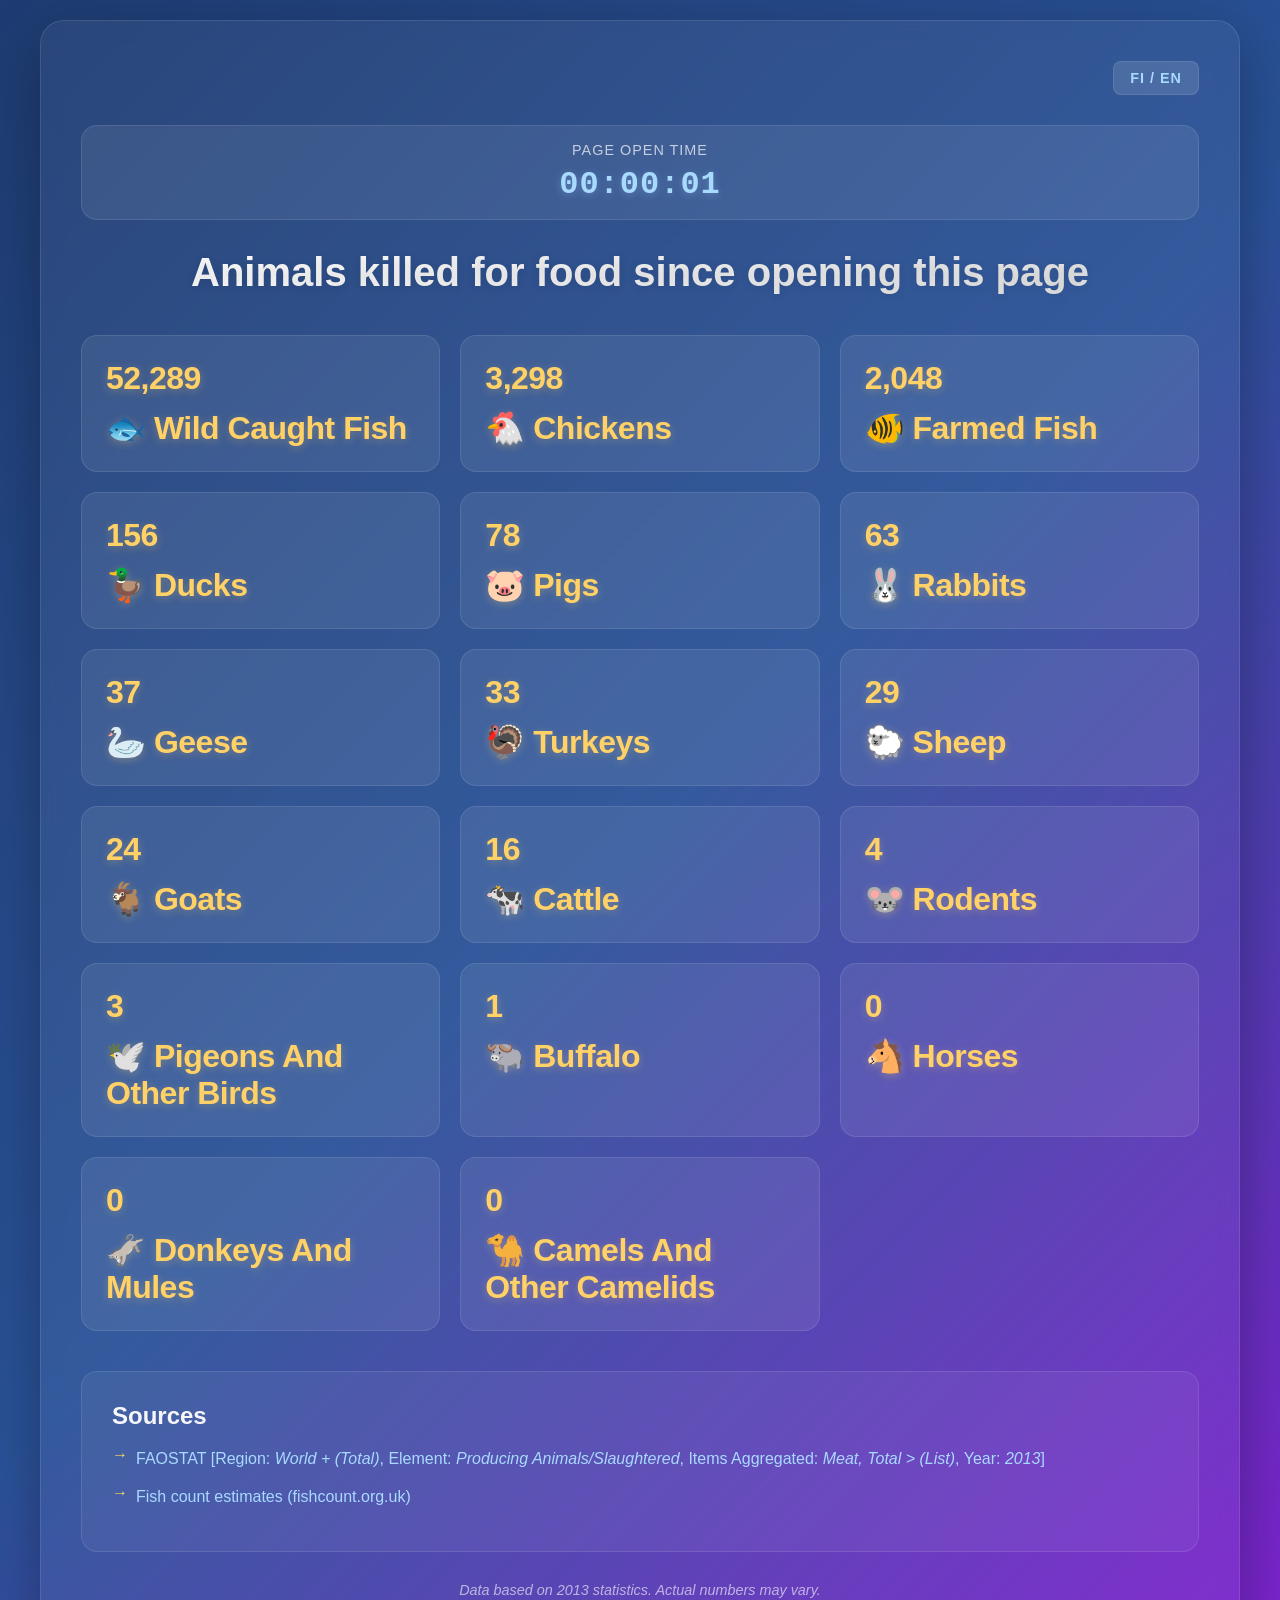
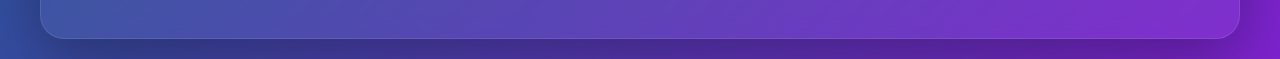
<file: index.html>
<!DOCTYPE html>
<html lang="en">
<head>
  <meta charset="UTF-8">
  <meta name="viewport" content="width=device-width, initial-scale=1.0">
  <meta name="description" content="Track the number of animals killed for food since you opened this page, updated in real-time with statistics from 2013 data.">
  <title>Global Animal Slaughter Counter</title>
  <link rel="stylesheet" href="style.css">
</head>
<body>
  <main class="container">
    <div class="header">
      <div class="language-switcher">
        <button id="lang-toggle" class="lang-btn" aria-label="Toggle language">
          <span class="lang-text">FI / EN</span>
        </button>
      </div>
    </div>

    <div class="timer-container">
      <div class="timer-label" data-i18n="pageOpenTime">Page Open Time</div>
      <div id="page-timer">00:00:00</div>
    </div>
    <h2 data-i18n="mainTitle">Animals killed for food since opening this page</h2>
    <ul class="animal-kill-counter" id="animal-counter-list"></ul>

    <div class="sources">
      <h3 data-i18n="sourcesTitle">Sources</h3>
      <ul id="sources-list"></ul>
    </div>

    <p class="disclaimer" data-i18n="disclaimer">Data based on 2013 statistics. Actual numbers may vary.</p>
  </main>

  <script src="script.js"></script>
</body>
</html>
</file>
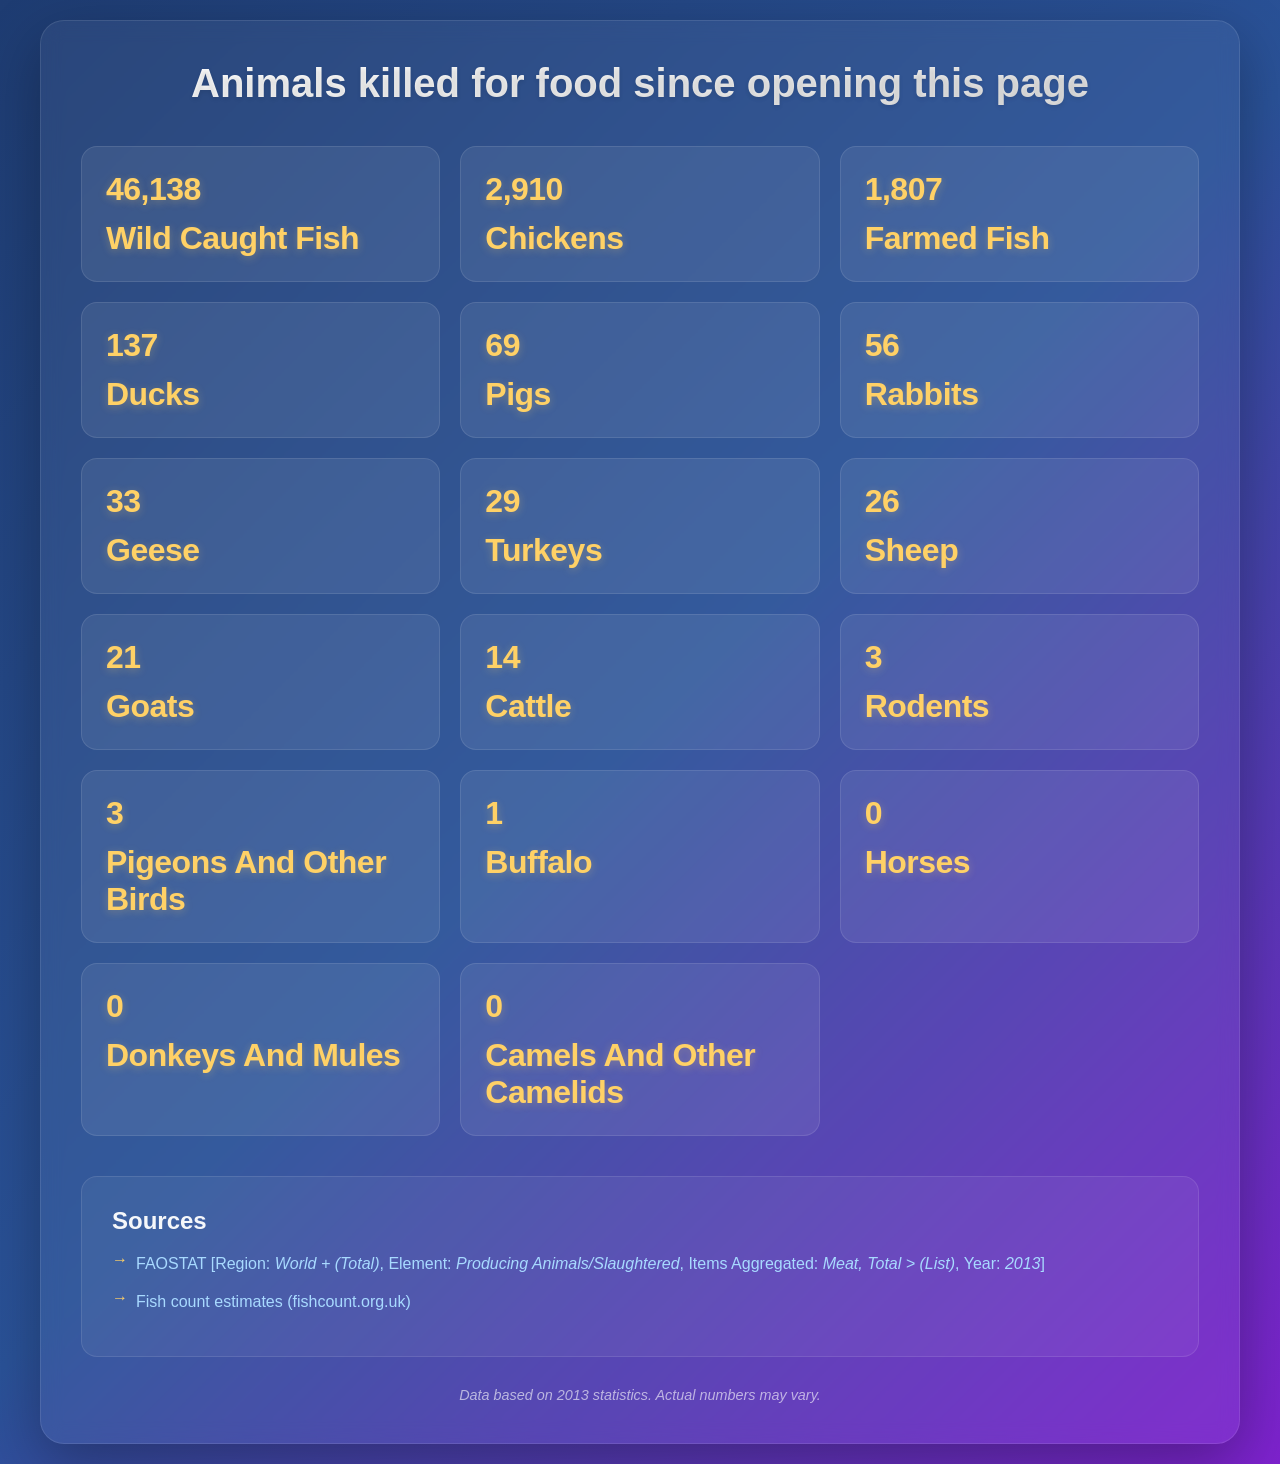
<file: animal-counter.html>
<!DOCTYPE html>
<html lang="en">
<head>
  <meta charset="UTF-8">
  <meta name="viewport" content="width=device-width, initial-scale=1.0">
  <title>Global Animal Slaughter Counter</title>
  <style>
    * {
      margin: 0;
      padding: 0;
      box-sizing: border-box;
    }

    body {
      font-family: -apple-system, BlinkMacSystemFont, 'Segoe UI', Roboto, Oxygen, Ubuntu, Cantarell, sans-serif;
      background: linear-gradient(135deg, #1e3c72 0%, #2a5298 50%, #7e22ce 100%);
      color: #fff;
      min-height: 100vh;
      padding: 20px;
      display: flex;
      flex-direction: column;
      align-items: center;
      justify-content: center;
    }

    .container {
      max-width: 1200px;
      width: 100%;
      background: rgba(255, 255, 255, 0.05);
      backdrop-filter: blur(10px);
      border-radius: 24px;
      padding: 40px;
      box-shadow: 0 20px 60px rgba(0, 0, 0, 0.3);
      border: 1px solid rgba(255, 255, 255, 0.1);
    }

    h2 {
      font-size: 2.5rem;
      font-weight: 700;
      text-align: center;
      margin-bottom: 40px;
      background: linear-gradient(135deg, #fff, #e0e0e0);
      -webkit-background-clip: text;
      -webkit-text-fill-color: transparent;
      background-clip: text;
      text-shadow: 0 2px 4px rgba(0, 0, 0, 0.1);
    }

    .animal-kill-counter {
      list-style: none;
      display: grid;
      grid-template-columns: repeat(auto-fit, minmax(280px, 1fr));
      gap: 20px;
      margin-bottom: 40px;
    }

    .animal-kill-counter li {
      background: rgba(255, 255, 255, 0.08);
      padding: 24px;
      border-radius: 16px;
      display: flex;
      flex-direction: column;
      gap: 12px;
      transition: all 0.3s ease;
      border: 1px solid rgba(255, 255, 255, 0.1);
      position: relative;
      overflow: hidden;
    }

    .animal-kill-counter li::before {
      content: '';
      position: absolute;
      top: 0;
      left: 0;
      right: 0;
      height: 3px;
      background: linear-gradient(90deg, #ff6b6b, #ee5a6f, #c06c84);
      transform: scaleX(0);
      transition: transform 0.3s ease;
    }

    .animal-kill-counter li:hover {
      background: rgba(255, 255, 255, 0.12);
      transform: translateY(-4px);
      box-shadow: 0 8px 24px rgba(0, 0, 0, 0.2);
    }

    .animal-kill-counter li:hover::before {
      transform: scaleX(1);
    }

    .animal-kill-counter span {
      font-size: 2rem;
      font-weight: 700;
      color: #ffd166;
      font-variant-numeric: tabular-nums;
      letter-spacing: -0.5px;
      text-shadow: 0 2px 8px rgba(255, 209, 102, 0.3);
      animation: fadeIn 0.5s ease-in;
    }

    .animal-name {
      font-size: 0.95rem;
      color: rgba(255, 255, 255, 0.8);
      text-transform: capitalize;
      font-weight: 500;
      letter-spacing: 0.5px;
    }

    @keyframes fadeIn {
      from {
        opacity: 0;
        transform: translateY(10px);
      }
      to {
        opacity: 1;
        transform: translateY(0);
      }
    }

    @keyframes pulse {
      0%, 100% {
        opacity: 1;
      }
      50% {
        opacity: 0.6;
      }
    }

    .sources {
      background: rgba(255, 255, 255, 0.05);
      padding: 30px;
      border-radius: 16px;
      margin-top: 20px;
      border: 1px solid rgba(255, 255, 255, 0.1);
    }

    .sources h3 {
      font-size: 1.5rem;
      margin-bottom: 16px;
      color: rgba(255, 255, 255, 0.95);
      font-weight: 600;
    }

    .sources ul {
      list-style: none;
    }

    .sources li {
      margin-bottom: 12px;
      padding-left: 24px;
      position: relative;
    }

    .sources li::before {
      content: '→';
      position: absolute;
      left: 0;
      color: #ffd166;
      font-weight: bold;
    }

    .sources a {
      color: #a8daff;
      text-decoration: none;
      transition: color 0.2s ease;
      line-height: 1.6;
    }

    .sources a:hover {
      color: #ffd166;
      text-decoration: underline;
    }

    .disclaimer {
      text-align: center;
      margin-top: 30px;
      font-size: 0.9rem;
      color: rgba(255, 255, 255, 0.6);
      font-style: italic;
    }

    @media (max-width: 768px) {
      .container {
        padding: 24px;
      }

      h2 {
        font-size: 1.8rem;
      }

      .animal-kill-counter {
        grid-template-columns: 1fr;
      }

      .animal-kill-counter span {
        font-size: 1.75rem;
      }
    }

    /* Pulsing animation for numbers changing */
    .counting {
      animation: pulse 0.5s ease-in-out;
    }
  </style>
</head>
<body>
  <div class="container">
    <h2>Animals killed for food since opening this page</h2>
    <ul class="animal-kill-counter">
      <li>
        <span id="akc-wild_caught_fish">0</span>
        <span class="animal-name">wild caught fish</span>
      </li>
      <li>
        <span id="akc-chickens">0</span>
        <span class="animal-name">chickens</span>
      </li>
      <li>
        <span id="akc-farmed_fish">0</span>
        <span class="animal-name">farmed fish</span>
      </li>
      <li>
        <span id="akc-ducks">0</span>
        <span class="animal-name">ducks</span>
      </li>
      <li>
        <span id="akc-pigs">0</span>
        <span class="animal-name">pigs</span>
      </li>
      <li>
        <span id="akc-rabbits">0</span>
        <span class="animal-name">rabbits</span>
      </li>
      <li>
        <span id="akc-geese">0</span>
        <span class="animal-name">geese</span>
      </li>
      <li>
        <span id="akc-turkeys">0</span>
        <span class="animal-name">turkeys</span>
      </li>
      <li>
        <span id="akc-sheep">0</span>
        <span class="animal-name">sheep</span>
      </li>
      <li>
        <span id="akc-goats">0</span>
        <span class="animal-name">goats</span>
      </li>
      <li>
        <span id="akc-cattle">0</span>
        <span class="animal-name">cattle</span>
      </li>
      <li>
        <span id="akc-rodents">0</span>
        <span class="animal-name">rodents</span>
      </li>
      <li>
        <span id="akc-other_birds">0</span>
        <span class="animal-name">pigeons and other birds</span>
      </li>
      <li>
        <span id="akc-buffalo">0</span>
        <span class="animal-name">buffalo</span>
      </li>
      <li>
        <span id="akc-horses">0</span>
        <span class="animal-name">horses</span>
      </li>
      <li>
        <span id="akc-donkeys">0</span>
        <span class="animal-name">donkeys and mules</span>
      </li>
      <li>
        <span id="akc-camels">0</span>
        <span class="animal-name">camels and other camelids</span>
      </li>
    </ul>

    <div class="sources">
      <h3>Sources</h3>
      <ul>
        <li><a href="http://faostat3.fao.org/download/Q/QL/E" target="_blank">FAOSTAT [Region: <i>World + (Total)</i>, Element: <i>Producing Animals/Slaughtered</i>, Items Aggregated: <i>Meat, Total > (List)</i>, Year: <i>2013</i>]</a></li>
        <li><a href="http://fishcount.org.uk/fish-count-estimates" target="_blank">Fish count estimates (fishcount.org.uk)</a></li>
      </ul>
    </div>

    <p class="disclaimer">Data based on 2013 statistics. Actual numbers may vary.</p>
  </div>

  <script>
    window.addEventListener('DOMContentLoaded', function() {
      var updatesPerSecond = 20;
      var animalsKilledPerYear = {
        "wild_caught_fish": 970000000000,
        "chickens": 61171973510,
        "farmed_fish": 38000000000,
        "ducks": 2887594480,
        "pigs": 1451856889.38,
        "rabbits": 1171578000,
        "geese": 687147000,
        "turkeys": 618086890,
        "sheep": 536742256.33,
        "goats": 438320370.99,
        "cattle": 298799160.08,
        "rodents": 70371000,
        "other_birds": 59656000,
        "buffalo": 25798819,
        "horses": 4863367,
        "donkeys": 3213400,
        "camels": 3243266.03,
      };

      var secondsPerYear = 365 * 24 * 60 * 60;
      var interval = 1000 / updatesPerSecond;
      var count = 0, start = new Date().getTime();

      function update(intervalCount) {
        for (var subset in animalsKilledPerYear) {
          var numKilled = animalsKilledPerYear[subset];
          var countElement = document.getElementById("akc-" + subset);
          if (countElement) {
            countElement.innerHTML = Math.round(intervalCount * (numKilled / secondsPerYear) / updatesPerSecond).toLocaleString();
          }
        }
      }

      function selfCorrectingTimeoutInterval() {
        update(++count);
        window.setTimeout(selfCorrectingTimeoutInterval, interval - (new Date().getTime() - start - count * interval));
      }
      window.setTimeout(selfCorrectingTimeoutInterval, interval);
    });
  </script>
</body>
</html>
</file>
<file: style.css>
:root {
  --primary-bg: rgba(255, 255, 255, 0.05);
  --light-bg: rgba(255, 255, 255, 0.08);
  --lighter-bg: rgba(255, 255, 255, 0.12);
  --border-color: rgba(255, 255, 255, 0.1);
  --text-muted: rgba(255, 255, 255, 0.6);
  --text-light: rgba(255, 255, 255, 0.8);
  --text-lighter: rgba(255, 255, 255, 0.7);
  --accent-gold: #ffd166;
  --accent-blue: #a8daff;
  --card-radius: 16px;
  --container-radius: 24px;
  --text-shadow: 0 2px 8px;
}

* {
  margin: 0;
  padding: 0;
  box-sizing: border-box;
}

body {
  font-family: -apple-system, BlinkMacSystemFont, 'Segoe UI', Roboto, Oxygen, Ubuntu, Cantarell, sans-serif;
  background: linear-gradient(135deg, #1e3c72 0%, #2a5298 50%, #7e22ce 100%);
  color: #fff;
  min-height: 100vh;
  padding: 20px;
  display: flex;
  flex-direction: column;
  align-items: center;
  justify-content: center;
}

.container {
  max-width: 1200px;
  width: 100%;
  background: var(--primary-bg);
  backdrop-filter: blur(10px);
  border-radius: var(--container-radius);
  padding: 40px;
  box-shadow: 0 20px 60px rgba(0, 0, 0, 0.3);
  border: 1px solid var(--border-color);
  position: relative;
}

.header {
  display: flex;
  justify-content: flex-end;
  margin-bottom: 30px;
}

.language-switcher {
  display: flex;
}

.lang-btn {
  background: var(--lighter-bg);
  border: 1px solid var(--border-color);
  color: var(--accent-blue);
  padding: 8px 16px;
  border-radius: 8px;
  cursor: pointer;
  font-weight: 600;
  font-size: 0.9rem;
  transition: all 0.3s ease;
  letter-spacing: 1px;
}

.lang-btn:hover {
  background: var(--light-bg);
  color: var(--accent-gold);
  box-shadow: 0 4px 12px rgba(0, 0, 0, 0.2);
  transform: translateY(-2px);
}

.lang-btn:active {
  transform: translateY(0);
}

h2 {
  font-size: 2.5rem;
  font-weight: 700;
  text-align: center;
  margin-bottom: 40px;
  background: linear-gradient(135deg, #fff, #e0e0e0);
  -webkit-background-clip: text;
  -webkit-text-fill-color: transparent;
  background-clip: text;
  text-shadow: var(--text-shadow) rgba(0, 0, 0, 0.1);
}

.animal-kill-counter {
  list-style: none;
  display: grid;
  grid-template-columns: repeat(auto-fit, minmax(280px, 1fr));
  gap: 20px;
  margin-bottom: 40px;
}

.animal-kill-counter li {
  background: var(--light-bg);
  padding: 24px;
  border-radius: var(--card-radius);
  display: flex;
  flex-direction: column;
  gap: 12px;
  transition: all 0.3s ease;
  border: 1px solid var(--border-color);
  position: relative;
  overflow: hidden;
}

.animal-kill-counter li::before {
  content: '';
  position: absolute;
  top: 0;
  left: 0;
  right: 0;
  height: 3px;
  background: linear-gradient(90deg, #ff6b6b, #ee5a6f, #c06c84);
  transform: scaleX(0);
  transition: transform 0.3s ease;
}

.animal-kill-counter li:hover {
  background: var(--lighter-bg);
  transform: translateY(-4px);
  box-shadow: 0 8px 24px rgba(0, 0, 0, 0.2);
}

.animal-kill-counter li:hover::before {
  transform: scaleX(1);
}

.animal-kill-counter span {
  font-size: 2rem;
  font-weight: 700;
  color: var(--accent-gold);
  font-variant-numeric: tabular-nums;
  letter-spacing: -0.5px;
  text-shadow: var(--text-shadow) rgba(255, 209, 102, 0.3);
  animation: fadeIn 0.5s ease-in;
}

.animal-name {
  font-size: 0.95rem;
  color: var(--text-light);
  text-transform: capitalize;
  font-weight: 500;
  letter-spacing: 0.5px;
}

@keyframes fadeIn {
  from {
    opacity: 0;
    transform: translateY(10px);
  }
  to {
    opacity: 1;
    transform: translateY(0);
  }
}

@keyframes pulse {
  0%, 100% {
    opacity: 1;
  }
  50% {
    opacity: 0.6;
  }
}

.sources {
  background: var(--primary-bg);
  padding: 30px;
  border-radius: var(--card-radius);
  margin-top: 20px;
  border: 1px solid var(--border-color);
}

.sources h3 {
  font-size: 1.5rem;
  margin-bottom: 16px;
  color: rgba(255, 255, 255, 0.95);
  font-weight: 600;
}

.sources ul {
  list-style: none;
}

.sources li {
  margin-bottom: 12px;
  padding-left: 24px;
  position: relative;
}

.sources li::before {
  content: '→';
  position: absolute;
  left: 0;
  color: var(--accent-gold);
  font-weight: bold;
}

.sources a {
  color: var(--accent-blue);
  text-decoration: none;
  transition: color 0.2s ease;
  line-height: 1.6;
}

.sources a:hover {
  color: var(--accent-gold);
  text-decoration: underline;
}

.disclaimer {
  text-align: center;
  margin-top: 30px;
  font-size: 0.9rem;
  color: var(--text-muted);
  font-style: italic;
}

@media (max-width: 768px) {
  .container {
    padding: 24px;
  }

  .header {
    margin-bottom: 20px;
  }

  .lang-btn {
    padding: 6px 12px;
    font-size: 0.85rem;
  }

  h2 {
    font-size: 1.8rem;
  }

  .animal-kill-counter {
    grid-template-columns: 1fr;
  }

  .animal-kill-counter span {
    font-size: 1.75rem;
  }
}

.counting {
  animation: pulse 0.5s ease-in-out;
}

.timer-container {
  text-align: center;
  margin-bottom: 30px;
  padding: 16px;
  background: var(--light-bg);
  border-radius: var(--card-radius);
  border: 1px solid var(--border-color);
}

.timer-label {
  font-size: 0.9rem;
  color: var(--text-lighter);
  margin-bottom: 8px;
  text-transform: uppercase;
  letter-spacing: 1px;
  font-weight: 500;
}

#page-timer {
  font-size: 2rem;
  font-weight: 700;
  color: var(--accent-blue);
  font-family: 'Courier New', monospace;
  font-variant-numeric: tabular-nums;
  letter-spacing: 1px;
  text-shadow: var(--text-shadow) rgba(168, 218, 255, 0.3);
}

.animal-icon {
  font-size: 2.5rem;
  margin-bottom: 8px;
  display: block;
}
</file>
